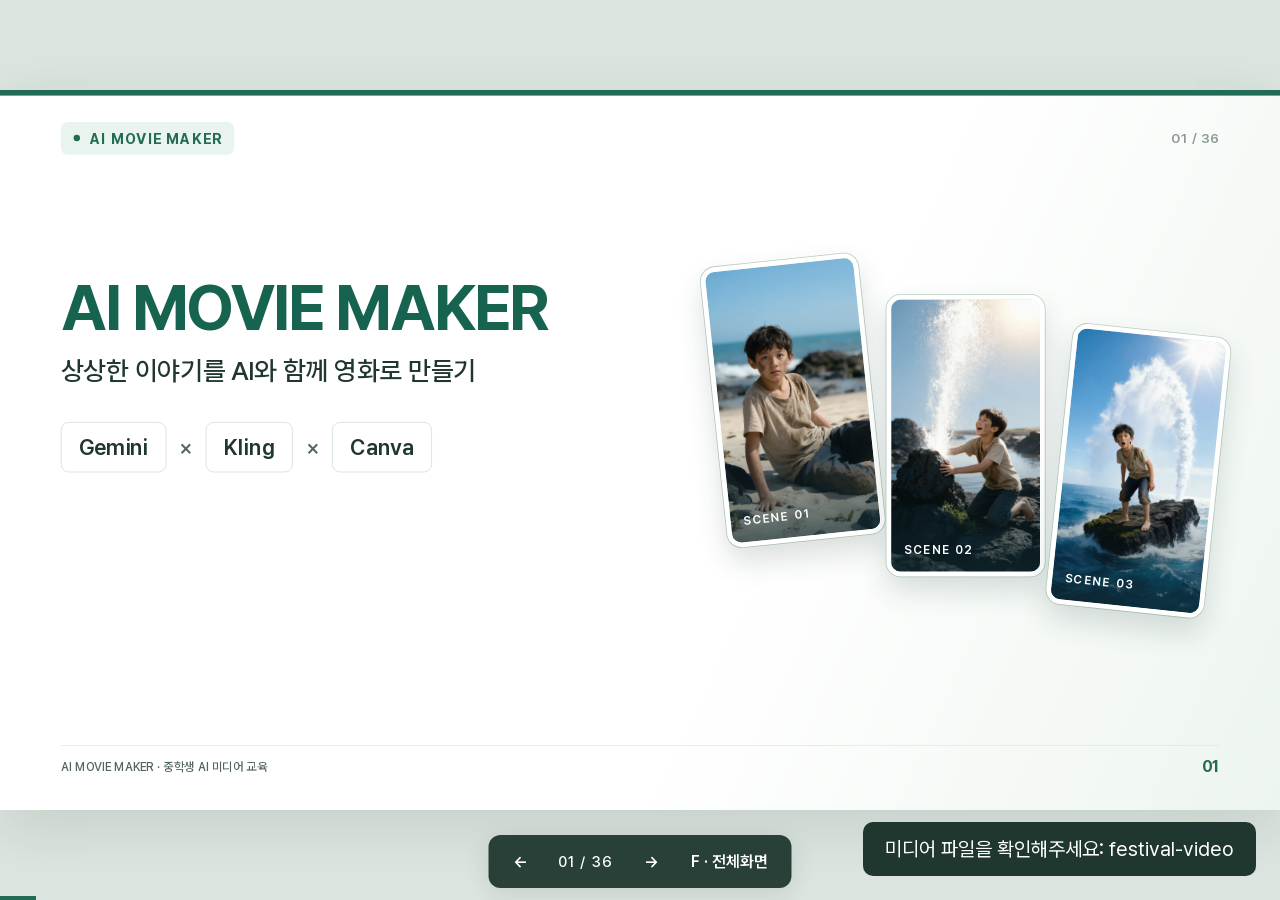
<file: index.html>
<!doctype html>
<html lang="ko">
<head>
  <meta charset="utf-8">
  <meta name="viewport" content="width=device-width, initial-scale=1">
  <title>AI Movie Maker</title>
  <script>location.replace('docs/index.html' + location.search + location.hash);</script>
</head>
<body><a href="docs/index.html">강의자료 열기</a></body>
</html>
</file>
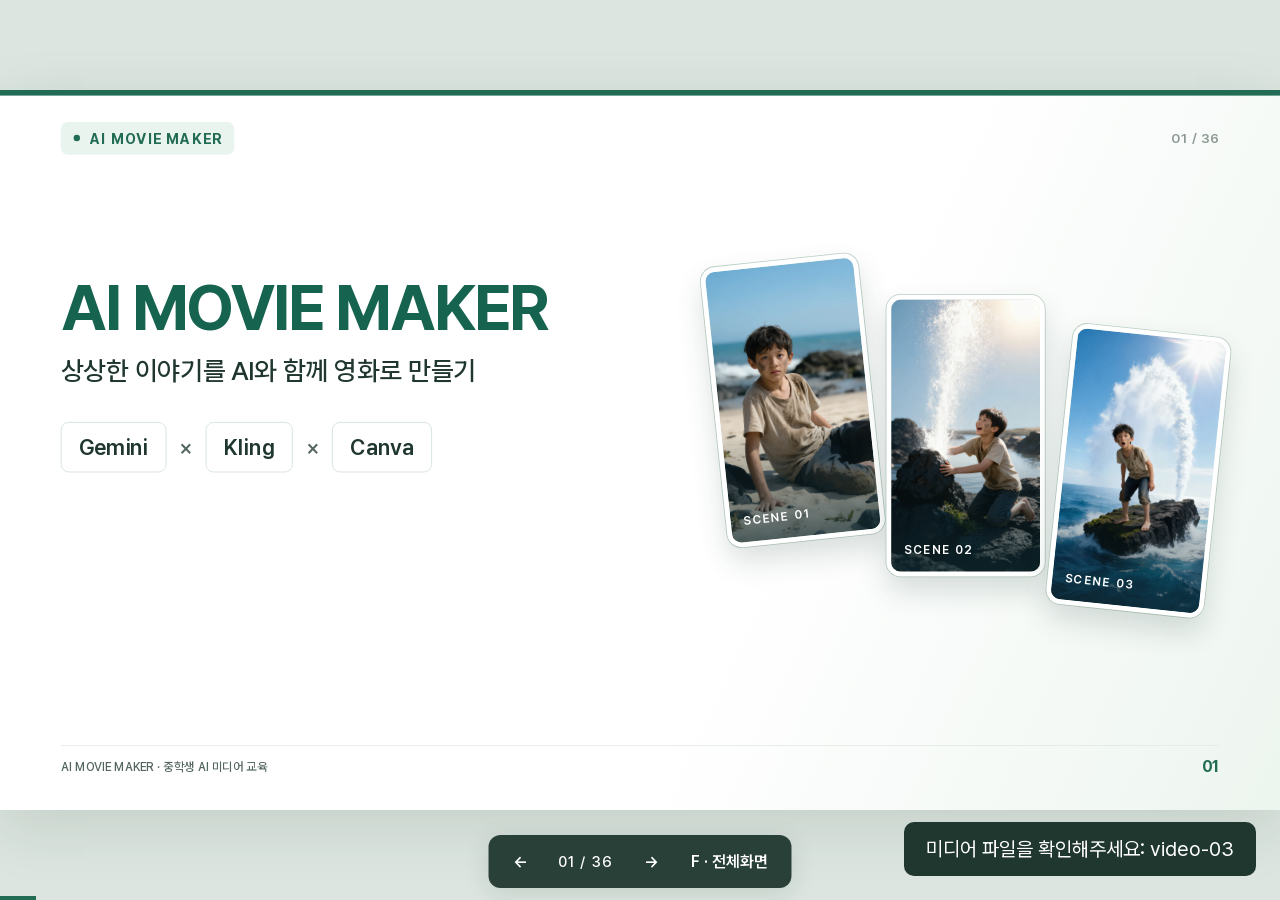
<file: docs/index.html>
<!doctype html><html lang="ko"><head><meta charset="utf-8"><meta name="viewport" content="width=device-width,initial-scale=1"><title>AI Movie Maker · 중학생 AI 미디어 교육</title><link rel="stylesheet" href="assets/slides.css"><link rel="stylesheet" href="assets/layout-refinements.css"></head><body><div class="deck"><section class="slide cover" data-index="1">
      <div class="deco d1"></div><div class="deco d2"></div><div class="deco d3"></div>
      <header><span class="section-pill">AI MOVIE MAKER</span><span class="time">01 / 36</span></header>
      <main>
        <div class="title-block"><h1>AI MOVIE MAKER</h1><h2>상상한 이야기를 AI와 함께 영화로 만들기</h2></div>
        <div class="content"><div class="hero-tools"><span>Gemini</span><b>×</b><span>Kling</span><b>×</b><span>Canva</span></div><div class="film-strip"><i></i><i></i><i></i></div></div>
      </main>
      <footer><span>AI MOVIE MAKER · 중학생 AI 미디어 교육</span><span>01</span></footer>
    </section><section class="slide center" data-index="2">
      <div class="deco d1"></div><div class="deco d2"></div><div class="deco d3"></div>
      <header><span class="section-pill">OPENING</span><span class="time">02 / 36</span></header>
      <main>
        <div class="title-block"><h1>오늘 여러분은</h1><h2>AI 영화감독입니다. 🎬</h2></div>
        <div class="content"><div class="big-goal">2시간 뒤, 나만의 <b>30초 AI MOVIE</b> 완성</div></div>
      </main>
      <footer><span>AI MOVIE MAKER · 중학생 AI 미디어 교육</span><span>02</span></footer>
    </section><section class="slide " data-index="3">
      <div class="deco d1"></div><div class="deco d2"></div><div class="deco d3"></div>
      <header><span class="section-pill">OPENING</span><span class="time">03 / 36</span></header>
      <main>
        <div class="title-block"><h1>먼저 영화 한 편을 볼까요?</h1></div>
        <div class="content"><div class="video-placeholder"><div class="play">▶</div><strong>움직이는 섬</strong><small>30 SEC · 3 SCENES · MADE WITH AI</small></div><div class="question">“이 영화는 누가 만들었을까요?”</div></div>
      </main>
      <footer><span>AI MOVIE MAKER · 중학생 AI 미디어 교육</span><span>03</span></footer>
    </section><section class="slide " data-index="4">
      <div class="deco d1"></div><div class="deco d2"></div><div class="deco d3"></div>
      <header><span class="section-pill">OPENING</span><span class="time">04 / 36</span></header>
      <main>
        <div class="title-block"><h1>HUMAN × AI</h1><h2>사람이 시작하고, AI와 함께 만들고, 사람이 완성한다</h2></div>
        <div class="content"><div class="split"><div class="panel human"><h2>👤 HUMAN</h2><div class="chips"><span>IDEA</span><span>CHOICE</span><span>JUDGMENT</span></div></div><div class="x">×</div><div class="panel ai"><h2>🤖 AI</h2><div class="chips"><span>STORY</span><span>IMAGE</span><span>VIDEO</span></div></div></div><div class="callout">여러분이 감독이고, AI는 제작팀입니다.</div></div>
      </main>
      <footer><span>AI MOVIE MAKER · 중학생 AI 미디어 교육</span><span>04</span></footer>
    </section><section class="slide " data-index="5">
      <div class="deco d1"></div><div class="deco d2"></div><div class="deco d3"></div>
      <header><span class="section-pill">OPENING</span><span class="time">05 / 36</span></header>
      <main>
        <div class="title-block"><h1>TODAY’S ROADMAP</h1><h2>오늘은 이 순서로 한 편의 영화를 만듭니다.</h2></div>
        <div class="content"><div class="roadmap"><div>💭<b>IMAGINE</b></div><em>→</em><div>📝<b>STORY</b></div><em>→</em><div>🖼️<b>IMAGE</b></div><em>→</em><div>🎥<b>VIDEO</b></div><em>→</em><div>✂️<b>EDIT</b></div><em>→</em><div>🎬<b>MOVIE</b></div></div><div class="rule"><span>RULE 01</span><strong>첫 아이디어는 AI가 아니라 내가 만든다.</strong></div></div>
      </main>
      <footer><span>AI MOVIE MAKER · 중학생 AI 미디어 교육</span><span>05</span></footer>
    </section><section class="slide " data-index="6">
      <div class="deco d1"></div><div class="deco d2"></div><div class="deco d3"></div>
      <header><span class="section-pill">IDEA</span><span class="time">06 / 36</span></header>
      <main>
        <div class="title-block"><h1>STEP 01 · CHOOSE YOUR WORLD</h1><h2>어떤 세계에서 이야기가 시작될까?</h2></div>
        <div class="content"><div class="grid3"><div class="card accent-green"><div class="icon">🎮</div><h3>GAME ON</h3><p>게임의 규칙이 현실이 된다면?</p></div><div class="card accent-yellow"><div class="icon">🏫</div><h3>SCHOOL ERROR</h3><p>학교에 말도 안 되는 일이 생겼다!</p></div><div class="card accent-blue"><div class="icon">🌀</div><h3>WHAT IF?</h3><p>말도 안 되는 일이 진짜 일어난다면?</p></div><div class="card accent-pink"><div class="icon">🎤</div><h3>STAR MODE</h3><p>갑자기 내가 스타가 됐다!</p></div><div class="card accent-blue"><div class="icon">🚀</div><h3>FUTURE ME</h3><p>미래의 내가 나를 찾아왔다!</p></div><div class="card accent-yellow"><div class="icon">🔥</div><h3>FREE MODE</h3><p>내 머릿속 이야기가 곧 WORLD!</p></div></div><div class="action">하나를 골라보세요.</div></div>
      </main>
      <footer><span>AI MOVIE MAKER · 중학생 AI 미디어 교육</span><span>06</span></footer>
    </section><section class="slide center" data-index="7">
      <div class="deco d1"></div><div class="deco d2"></div><div class="deco d3"></div>
      <header><span class="section-pill">IDEA</span><span class="time">07 / 36</span></header>
      <main>
        <div class="title-block"><h1>강사의 선택</h1><h2>🌀 WHAT IF?</h2></div>
        <div class="content"><div class="focus-card"><span>WHAT IF?</span><strong>“말도 안 되는 일이 진짜 일어난다면?”</strong></div><div class="demo-tag">🎬 DEMO · 움직이는 섬</div></div>
      </main>
      <footer><span>AI MOVIE MAKER · 중학생 AI 미디어 교육</span><span>07</span></footer>
    </section><section class="slide " data-index="8">
      <div class="deco d1"></div><div class="deco d2"></div><div class="deco d3"></div>
      <header><span class="section-pill">IDEA</span><span class="time">08 / 36</span></header>
      <main>
        <div class="title-block"><h1>STEP 02 · PICK A GENRE</h1><h2>어떤 느낌의 영화로 만들까?</h2></div>
        <div class="content"><div class="genre-grid"><div class="genre"><b>😂</b><span>COMEDY</span></div><div class="genre"><b>😱</b><span>HORROR</span></div><div class="genre"><b>⚡</b><span>ACTION</span></div><div class="genre"><b>🔍</b><span>MYSTERY</span></div><div class="genre"><b>💗</b><span>DRAMA</span></div><div class="genre"><b>🧙</b><span>FANTASY</span></div><div class="genre"><b>🤖</b><span>SCI-FI</span></div><div class="genre"><b>🗺️</b><span>ADVENTURE</span></div><div class="genre"><b>💕</b><span>ROMANCE</span></div></div><div class="demo-tag">움직이는 섬 → 🗺️ ADVENTURE</div></div>
      </main>
      <footer><span>AI MOVIE MAKER · 중학생 AI 미디어 교육</span><span>08</span></footer>
    </section><section class="slide " data-index="9">
      <div class="deco d1"></div><div class="deco d2"></div><div class="deco d3"></div>
      <header><span class="section-pill">IDEA</span><span class="time">09 / 36</span></header>
      <main>
        <div class="title-block"><h1>SAME WORLD, DIFFERENT STORY</h1><h2>GENRE가 달라지면 이야기도 달라집니다.</h2></div>
        <div class="content"><div class="sameworld"><div class="school">🏫<b>SCHOOL ERROR</b></div><div class="branches"><div class="branch pink"><h3>😱 HORROR</h3><p>아무도 없는 교실에서<br>누군가 나를 부른다.</p></div><div class="branch yellow"><h3>😂 COMEDY</h3><p>오늘부터 우리 반 선생님이<br>고양이가 됐다.</p></div></div></div></div>
      </main>
      <footer><span>AI MOVIE MAKER · 중학생 AI 미디어 교육</span><span>09</span></footer>
    </section><section class="slide " data-index="10">
      <div class="deco d1"></div><div class="deco d2"></div><div class="deco d3"></div>
      <header><span class="section-pill">IDEA</span><span class="time">10 / 36</span></header>
      <main>
        <div class="title-block"><h1>STEP 03 · STORY FLOW</h1><h2>이야기는 어떻게 흘러갈까?</h2></div>
        <div class="content"><div class="flow-grid"><div class="flow"><span>🤯</span><b>TWIST</b><small>마지막에 뒤집기</small></div><div class="flow"><span>📈</span><b>ESCALATION</b><small>갈수록 커지기</small></div><div class="flow"><span>🔍</span><b>REVEAL</b><small>비밀 밝혀내기</small></div><div class="flow"><span>🎯</span><b>CHALLENGE</b><small>미션 해결하기</small></div><div class="flow"><span>🏃</span><b>ESCAPE</b><small>위기에서 탈출하기</small></div><div class="flow"><span>🌱</span><b>CHANGE</b><small>경험하고 달라지기</small></div><div class="flow"><span>🔁</span><b>LOOP</b><small>다시 처음으로</small></div></div></div>
      </main>
      <footer><span>AI MOVIE MAKER · 중학생 AI 미디어 교육</span><span>10</span></footer>
    </section><section class="slide " data-index="11">
      <div class="deco d1"></div><div class="deco d2"></div><div class="deco d3"></div>
      <header><span class="section-pill">IDEA</span><span class="time">11 / 36</span></header>
      <main>
        <div class="title-block"><h1>TWIST EXAMPLE</h1><h2>움직이는 섬은 마지막에 의미가 뒤집히는 이야기입니다.</h2></div>
        <div class="content"><div class="threebeats"><div>🏝️<b>무인도에서<br>깨어났다.</b></div><em>→</em><div>💦<b>물을<br>발견했다!</b></div><em>→</em><div class="reveal">🐋<b>사실 거대한<br>고래였다!</b></div></div><div class="demo-tag">STORY FLOW · TWIST</div></div>
      </main>
      <footer><span>AI MOVIE MAKER · 중학생 AI 미디어 교육</span><span>11</span></footer>
    </section><section class="slide " data-index="12">
      <div class="deco d1"></div><div class="deco d2"></div><div class="deco d3"></div>
      <header><span class="section-pill">IDEA</span><span class="time">12 / 36</span></header>
      <main>
        <div class="title-block"><h1>BUILD YOUR IDEA</h1><h2>세 가지 선택을 조합해 봅시다.</h2></div>
        <div class="content"><div class="formula"><div><small>WORLD</small><strong>__________</strong></div><b>+</b><div><small>GENRE</small><strong>__________</strong></div><b>+</b><div><small>STORY FLOW</small><strong>__________</strong></div></div><div class="big-question">무슨 일이 일어나면 재미있을까?</div></div>
      </main>
      <footer><span>AI MOVIE MAKER · 중학생 AI 미디어 교육</span><span>12</span></footer>
    </section><section class="slide " data-index="13">
      <div class="deco d1"></div><div class="deco d2"></div><div class="deco d3"></div>
      <header><span class="section-pill">IDEA</span><span class="time">13 / 36</span></header>
      <main>
        <div class="title-block"><h1>STEP 04 · ONE-LINE IDEA</h1><h2>WHAT IF? × ADVENTURE × TWIST</h2></div>
        <div class="content"><div class="quote">“무인도에서 깨어나 물을 찾아 헤매던 소년이 물줄기를 발견하지만,<br>그곳은 사실 거대한 고래의 등이었다.”</div><div class="rule"><span>RULE 02</span><strong>길게 쓰지 않는다. 한 문장이면 충분하다.</strong></div><div class="action">✏️ 이제 여러분의 한 문장을 써보세요.</div></div>
      </main>
      <footer><span>AI MOVIE MAKER · 중학생 AI 미디어 교육</span><span>13</span></footer>
    </section><section class="slide center" data-index="14">
      <div class="deco d1"></div><div class="deco d2"></div><div class="deco d3"></div>
      <header><span class="section-pill">STORY</span><span class="time">14 / 36</span></header>
      <main>
        <div class="title-block"><h1>이제 AI를 부를 시간입니다. 🤖</h1><h2>내가 만든 아이디어를 3개의 장면으로 발전시킵니다.</h2></div>
        <div class="content"><div class="vertical-flow"><div>💡 <b>MY IDEA</b></div><span>↓</span><div class="gemini">✦ <b>GEMINI</b></div><span>↓</span><div>🎬 <b>3 SCENES</b></div></div></div>
      </main>
      <footer><span>AI MOVIE MAKER · 중학생 AI 미디어 교육</span><span>14</span></footer>
    </section><section class="slide " data-index="15">
      <div class="deco d1"></div><div class="deco d2"></div><div class="deco d3"></div>
      <header><span class="section-pill">STORY</span><span class="time">15 / 36</span></header>
      <main>
        <div class="title-block"><h1>P01 · STORY</h1><h2>바꿀 것은 WORLD / GENRE / STORY FLOW / 한 줄 아이디어 네 곳뿐!</h2></div>
        <div class="content"><div class="prompt-wrap"><div class="prompt-head"><span>AI PROMPT</span><button onclick="copyPrompt(this)">COPY</button></div><pre>나는 30초 정도의 짧은 AI 영화를 만들려고 해.

[나의 설정]
WORLD : {WORLD}
GENRE : {GENRE}
STORY FLOW : {FLOW}
한 줄 아이디어 : {IDEA}

내 아이디어의 핵심은 바꾸지 말고, 30초 영상으로 만들기 좋은 3개의 장면으로 이야기를 발전시켜줘.

[구성]
SCENE 1 : 이야기의 시작
SCENE 2 : 가장 중요한 사건
SCENE 3 : 결말

[조건]
- 각 장면은 약 10초 영상으로 표현할 수 있게 해줘.
- 등장인물은 가능하면 1명으로 유지해줘.
- 장소를 너무 많이 바꾸지 마.
- 한 장면에는 중요한 사건 하나만 넣어줘.
- 추상적인 설명보다 실제 행동과 상황으로 표현해줘.
- 장르와 STORY FLOW가 명확하게 느껴지게 해줘.
- 새로운 설정을 지나치게 추가하지 마.

각 장면은 아래 형식으로 작성해줘.
장면 제목 / 장소 / 등장인물 / 주요 행동 / 장면 내용</pre></div></div>
      </main>
      <footer><span>AI MOVIE MAKER · 중학생 AI 미디어 교육</span><span>15</span></footer>
    </section><section class="slide " data-index="16">
      <div class="deco d1"></div><div class="deco d2"></div><div class="deco d3"></div>
      <header><span class="section-pill">STORY</span><span class="time">16 / 36</span></header>
      <main>
        <div class="title-block"><h1>ONE IDEA → THREE SCENES</h1><h2>AI가 만든 이야기의 큰 흐름을 먼저 봅니다.</h2></div>
        <div class="content"><div class="scene-grid"><div class="scene"><span>🏝️</span><small>SCENE 01</small><h3>낯선 섬</h3><p>깨어난다.</p></div><div class="scene"><span>💦</span><small>SCENE 02</small><h3>물을 찾았다!</h3><p>물을 발견한다.</p></div><div class="scene accent"><span>🐋</span><small>SCENE 03</small><h3>움직이는 섬</h3><p>진실이 드러난다.</p></div></div></div>
      </main>
      <footer><span>AI MOVIE MAKER · 중학생 AI 미디어 교육</span><span>16</span></footer>
    </section><section class="slide " data-index="17">
      <div class="deco d1"></div><div class="deco d2"></div><div class="deco d3"></div>
      <header><span class="section-pill">STORY</span><span class="time">17 / 36</span></header>
      <main>
        <div class="title-block"><h1>AI가 만들었으니까 그대로 써야 할까요?</h1></div>
        <div class="content"><div class="huge-no">NO.</div><div class="check3"><div class="card accent-green"><div class="icon">💡</div><h3>IDEA</h3><p>내 아이디어가 살아 있나?</p></div><div class="card accent-blue"><div class="icon">🎬</div><h3>3 SCENES</h3><p>시작·사건·결말이 있나?</p></div><div class="card accent-yellow"><div class="icon">🛠️</div><h3>MAKEABLE</h3><p>영상 3개로 만들 수 있나?</p></div></div><div class="rule"><span>RULE 03</span><strong>AI의 첫 번째 답이 정답은 아니다.</strong></div></div>
      </main>
      <footer><span>AI MOVIE MAKER · 중학생 AI 미디어 교육</span><span>17</span></footer>
    </section><section class="slide " data-index="18">
      <div class="deco d1"></div><div class="deco d2"></div><div class="deco d3"></div>
      <header><span class="section-pill">STORY</span><span class="time">18 / 36</span></header>
      <main>
        <div class="title-block"><h1>YOU ARE THE DIRECTOR</h1><h2>AI가 제안하고, 내가 확인하고, 내가 결정합니다.</h2></div>
        <div class="content"><div class="roadmap short"><div>🤖<b>AI RESULT</b></div><em>→</em><div>👀<b>CHECK</b></div><em>→</em><div>✏️<b>CHANGE</b></div><em>→</em><div>✅<b>DECIDE</b></div></div><div class="mini-prompt"><b>수정할 때</b><br>“전체 이야기를 새로 만들지는 말고 지금 이야기를 수정해줘. 내가 바꾸고 싶은 부분: {…} 나머지 설정과 핵심은 유지해줘.”</div><div class="rule"><span>RULE 04</span><strong>AI가 만든 문장을 고치는 것도 창작이다.</strong></div></div>
      </main>
      <footer><span>AI MOVIE MAKER · 중학생 AI 미디어 교육</span><span>18</span></footer>
    </section><section class="slide " data-index="19">
      <div class="deco d1"></div><div class="deco d2"></div><div class="deco d3"></div>
      <header><span class="section-pill">IMAGE</span><span class="time">19 / 36</span></header>
      <main>
        <div class="title-block"><h1>STORY ≠ IMAGE</h1><h2>이야기를 ‘보이는 장면’으로 바꿔야 합니다.</h2></div>
        <div class="content"><div class="split"><div class="panel quote-panel"><p>“소년이 무인도에서<br>깨어났다.”</p></div><div class="panel questions"><span>WHO?</span><span>WHERE?</span><span>LOOK?</span><span>CAMERA?</span><span>STYLE?</span></div></div></div>
      </main>
      <footer><span>AI MOVIE MAKER · 중학생 AI 미디어 교육</span><span>19</span></footer>
    </section><section class="slide center" data-index="20">
      <div class="deco d1"></div><div class="deco d2"></div><div class="deco d3"></div>
      <header><span class="section-pill">IMAGE</span><span class="time">20 / 36</span></header>
      <main>
        <div class="title-block"><h1>MEET YOUR ACTOR</h1><h2>먼저 영화의 배우를 정합니다.</h2></div>
        <div class="content"><div class="portrait-placeholder"><div>👦</div><b>REFERENCE IMAGE</b><small>모든 장면에서 같은 캐릭터를 유지하기 위한 기준 이미지</small></div></div>
      </main>
      <footer><span>AI MOVIE MAKER · 중학생 AI 미디어 교육</span><span>20</span></footer>
    </section><section class="slide " data-index="21">
      <div class="deco d1"></div><div class="deco d2"></div><div class="deco d3"></div>
      <header><span class="section-pill">IMAGE</span><span class="time">21 / 36</span></header>
      <main>
        <div class="title-block"><h1>P02 · VISUAL DESIGN · GEMINI</h1><h2>STORY → CHARACTER + IMAGE PROMPTS</h2></div>
        <div class="content"><div class="prompt-wrap"><div class="prompt-head"><span>AI PROMPT</span><button onclick="copyPrompt(this)">COPY</button></div><pre>이제 내가 만든 3장면 이야기를 AI 이미지와 영상으로 제작하려고 해.

[나의 이야기]
SCENE 1 {내용}
SCENE 2 {내용}
SCENE 3 {내용}

먼저 세 장면에서 계속 같은 모습으로 등장할 주인공의 기준 설정을 만들어줘.

[주인공 설정]
- 나이대 / 외형 특징 / 머리 모양과 색상 / 얼굴 특징
- 상의 / 하의 / 신발 / 눈에 띄는 특징 / 전체 이미지 스타일

그다음 아래 4개의 이미지 제작 정보를 만들어줘.
[REFERENCE IMAGE]
[SCENE 1 IMAGE]
[SCENE 2 IMAGE]
[SCENE 3 IMAGE]

각 이미지마다 장소, 등장인물, 자세와 표정, 주요 행동, 배경, 분위기와 조명, 카메라 구도를 정리해줘.
마지막에는 생성형 AI에 바로 입력할 수 있는 한국어 이미지 생성 프롬프트도 작성해줘.

[중요]
- 세 장면에서 주인공의 얼굴, 머리, 의상, 신발, 전체 이미지 스타일을 동일하게 유지해줘.
- 한 장의 이미지에는 가장 중요한 순간 하나만 표현해줘.
- 이후 Image-to-Video로 움직이기 좋은 장면을 선택해줘.
- 모든 이미지는 세로형 9:16에 적합하게 구성해줘.</pre></div></div>
      </main>
      <footer><span>AI MOVIE MAKER · 중학생 AI 미디어 교육</span><span>21</span></footer>
    </section><section class="slide center" data-index="22">
      <div class="deco d1"></div><div class="deco d2"></div><div class="deco d3"></div>
      <header><span class="section-pill">IMAGE</span><span class="time">22 / 36</span></header>
      <main>
        <div class="title-block"><h1>HUMAN CHECK #1</h1><h2>AI가 이렇게 제안했습니다.</h2></div>
        <div class="content"><div class="choice-bad">👟 맨발 <b>또는</b> 한쪽 운동화</div><div class="arrow-down">↓</div><div class="choice-good">🦶 <b>맨발</b></div><div class="callout">A 또는 B가 나오면 하나를 선택한다.</div><div class="tiny-flow">AI가 제안한다 → <b>내가 결정한다.</b></div></div>
      </main>
      <footer><span>AI MOVIE MAKER · 중학생 AI 미디어 교육</span><span>22</span></footer>
    </section><section class="slide " data-index="23">
      <div class="deco d1"></div><div class="deco d2"></div><div class="deco d3"></div>
      <header><span class="section-pill">IMAGE</span><span class="time">23 / 36</span></header>
      <main>
        <div class="title-block"><h1>P03 · REFERENCE IMAGE · KLING</h1><h2>Gemini가 만든 프롬프트를 다시 쓰지 않습니다.</h2></div>
        <div class="content"><div class="roadmap short"><div>📝<b>P02 PROMPT</b></div><em>→</em><div>📋<b>COPY</b></div><em>→</em><div>✨<b>KLING</b></div><em>→</em><div>🖼️<b>GENERATE</b></div></div><div class="checkbar"><span>FACE</span><span>CLOTHES</span><span>STYLE</span></div><div class="keep">KEEP IT! · 이 캐릭터로 결정</div><div class="rule"><span>RULE 05</span><strong>기준 이미지에는 사건을 넣지 않는다.</strong></div></div>
      </main>
      <footer><span>AI MOVIE MAKER · 중학생 AI 미디어 교육</span><span>23</span></footer>
    </section><section class="slide " data-index="24">
      <div class="deco d1"></div><div class="deco d2"></div><div class="deco d3"></div>
      <header><span class="section-pill">IMAGE</span><span class="time">24 / 36</span></header>
      <main>
        <div class="title-block"><h1>ONE ACTOR, THREE SCENES</h1><h2>바꿀 것은 장면, 유지할 것은 캐릭터.</h2></div>
        <div class="content"><div class="actor-tree"><div class="actor">👦<b>REFERENCE</b></div><div class="lines"></div><div class="three"><div>🏝️<b>SCENE 01</b></div><div>💦<b>SCENE 02</b></div><div>❓<b>SCENE 03</b></div></div></div><div class="rule"><span>RULE 06</span><strong>바꿀 것은 장면, 유지할 것은 캐릭터.</strong></div></div>
      </main>
      <footer><span>AI MOVIE MAKER · 중학생 AI 미디어 교육</span><span>24</span></footer>
    </section><section class="slide " data-index="25">
      <div class="deco d1"></div><div class="deco d2"></div><div class="deco d3"></div>
      <header><span class="section-pill">IMAGE</span><span class="time">25 / 36</span></header>
      <main>
        <div class="title-block"><h1>P04 · SCENE IMAGES · KLING</h1><h2>Reference Image + Scene Prompt로 세 장면을 만듭니다.</h2></div>
        <div class="content"><div class="scene-grid"><div class="scene image"><span>🏝️</span><small>SCENE 01</small><h3>낯선 섬</h3><p>REFERENCE + PROMPT 01</p></div><div class="scene image"><span>💦</span><small>SCENE 02</small><h3>물을 찾았다!</h3><p>REFERENCE + PROMPT 02</p></div><div class="scene image"><span>❓</span><small>SCENE 03</small><h3>움직이는 섬</h3><p>REFERENCE + PROMPT 03</p></div></div><div class="action">COPY → PASTE → GENERATE</div></div>
      </main>
      <footer><span>AI MOVIE MAKER · 중학생 AI 미디어 교육</span><span>25</span></footer>
    </section><section class="slide " data-index="26">
      <div class="deco d1"></div><div class="deco d2"></div><div class="deco d3"></div>
      <header><span class="section-pill">IMAGE</span><span class="time">26 / 36</span></header>
      <main>
        <div class="title-block"><h1>KEEP THE SECRET</h1><h2>반전은 정지 이미지가 아니라 영상에서 완성합니다.</h2></div>
        <div class="content"><div class="compare"><div class="wrong"><small>❌ NOT YET</small><div class="whale">🐋</div><b>고래 전체 공개</b></div><div class="right"><small>⭕ NOW</small><div class="whale">💦❓</div><b>흔들리는 표면 + 물줄기</b></div></div><div class="checkbar"><span>CHARACTER</span><span>STORY</span><span>ACTION</span><span>SECRET</span></div></div>
      </main>
      <footer><span>AI MOVIE MAKER · 중학생 AI 미디어 교육</span><span>26</span></footer>
    </section><section class="slide " data-index="27">
      <div class="deco d1"></div><div class="deco d2"></div><div class="deco d3"></div>
      <header><span class="section-pill">VIDEO</span><span class="time">27 / 36</span></header>
      <main>
        <div class="title-block"><h1>IMAGE ≠ VIDEO</h1><h2>영상에서는 “무엇이 어떻게 움직이는가?”가 필요합니다.</h2></div>
        <div class="content"><div class="split"><div class="panel"><h2>🖼️ IMAGE PROMPT</h2><div class="bigline">무엇이 보이는가?</div></div><div class="panel"><h2>🎥 VIDEO PROMPT</h2><div class="bigline">무엇이 어떻게 움직이는가?</div></div></div><div class="motion-formula"><span>CHARACTER ACTION</span><b>+</b><span>ENVIRONMENT MOTION</span><b>+</b><span>CAMERA MOTION</span></div></div>
      </main>
      <footer><span>AI MOVIE MAKER · 중학생 AI 미디어 교육</span><span>27</span></footer>
    </section><section class="slide " data-index="28">
      <div class="deco d1"></div><div class="deco d2"></div><div class="deco d3"></div>
      <header><span class="section-pill">VIDEO</span><span class="time">28 / 36</span></header>
      <main>
        <div class="title-block"><h1>ONE IMPORTANT MOTION</h1><h2>한 장면에서는 하나의 중요한 순간에 집중합니다.</h2></div>
        <div class="content"><div class="threebeats motion"><div>👦<b>소년이<br>일어난다</b></div><em>+</em><div>🌊<b>파도가<br>움직인다</b></div><em>+</em><div>🎥<b>카메라가<br>멀어진다</b></div></div><div class="rule"><span>RULE 07</span><strong>한 장면에 너무 많은 움직임을 넣지 않는다.</strong></div><div class="rule"><span>RULE 08</span><strong>한 장면에는 하나의 중요한 순간만 담는다.</strong></div></div>
      </main>
      <footer><span>AI MOVIE MAKER · 중학생 AI 미디어 교육</span><span>28</span></footer>
    </section><section class="slide " data-index="29">
      <div class="deco d1"></div><div class="deco d2"></div><div class="deco d3"></div>
      <header><span class="section-pill">VIDEO</span><span class="time">29 / 36</span></header>
      <main>
        <div class="title-block"><h1>P05-A · MOTION DESIGN · GEMINI</h1><h2>완성된 이미지는 그대로 두고 움직임만 설계합니다.</h2></div>
        <div class="content"><div class="prompt-wrap"><div class="prompt-head"><span>AI PROMPT</span><button onclick="copyPrompt(this)">COPY</button></div><pre>이제 내가 만든 3개의 장면 이미지를 각각 짧은 AI 영상으로 만들려고 해.

[나의 이야기]
SCENE 1 {내용}
SCENE 2 {내용}
SCENE 3 {내용}

각 장면 이미지는 이미 완성되어 있으므로 이미지의 모습이나 구도를 새로 설명하지 말고, 각 장면에서 어떤 움직임이 일어나야 하는지만 설계해줘.

각 장면마다 다음 세 가지를 작성해줘.
1. CHARACTER ACTION
2. ENVIRONMENT MOTION
3. CAMERA MOTION

[중요]
- 한 장면에는 하나의 핵심 행동을 중심으로 구성해줘.
- 너무 많은 움직임을 동시에 넣지 마.
- 약 10초 영상으로 표현하기 쉽게 만들어줘.
- 갑작스럽거나 과도한 움직임보다 자연스럽고 단순하게.
- 원래 3장면 이야기 흐름을 바꾸지 마.
- 이미지에 없는 새로운 등장인물이나 중요한 사물을 추가하지 마.
- 세 영상을 연결했을 때 하나의 이야기처럼 이어지게 해줘.

마지막에는 각 장면마다 Kling Image-to-Video에 바로 입력할 수 있는 짧고 명확한 한국어 VIDEO PROMPT를 작성해줘.</pre></div></div>
      </main>
      <footer><span>AI MOVIE MAKER · 중학생 AI 미디어 교육</span><span>29</span></footer>
    </section><section class="slide " data-index="30">
      <div class="deco d1"></div><div class="deco d2"></div><div class="deco d3"></div>
      <header><span class="section-pill">VIDEO</span><span class="time">30 / 36</span></header>
      <main>
        <div class="title-block"><h1>HUMAN CHECK #2</h1><h2>AI가 너무 많이 움직이라고 한다면?</h2></div>
        <div class="content"><div class="overload"><div class="mess"><span>비틀거리기</span><span>엎드리기</span><span>바위 잡기</span><span>표면 상승</span><span>물보라</span><span>물기둥</span><span>카메라 이동</span><span>고래 공개</span></div><div class="cut">✂️</div><div class="simple"><small>KEEP THE IMPORTANT PART</small><b>흔들림</b><b>ZOOM OUT</b><b>REVEAL</b></div></div><div class="callout">AI가 너무 많이 제안했다면 가장 중요한 움직임을 남긴다.</div></div>
      </main>
      <footer><span>AI MOVIE MAKER · 중학생 AI 미디어 교육</span><span>30</span></footer>
    </section><section class="slide " data-index="31">
      <div class="deco d1"></div><div class="deco d2"></div><div class="deco d3"></div>
      <header><span class="section-pill">VIDEO</span><span class="time">31 / 36</span></header>
      <main>
        <div class="title-block"><h1>P05-B · VIDEO · KLING</h1><h2>카메라의 움직임도 이야기의 일부입니다.</h2></div>
        <div class="content"><div class="generation-guide">Kling에 <strong>각 장면 이미지</strong>를 업로드하고, 해당 <strong>VIDEO PROMPT</strong>를 입력해 생성하세요.</div><div class="scene-grid"><div class="scene"><small>SCENE 01</small><h3>ZOOM IN</h3><p>“여기가 어디지?”</p></div><div class="scene"><small>SCENE 02</small><h3>STAY</h3><p>“물이다!”</p></div><div class="scene accent"><small>SCENE 03</small><h3>ZOOM OUT</h3><p>“섬이 아니었어!”</p></div></div><div class="transform"><span class="bad">❌ ISLAND → MORPH → WHALE</span><span class="good">⭕ ISLAND? → ZOOM OUT → WHALE!</span></div></div>
      </main>
      <footer><span>AI MOVIE MAKER · 중학생 AI 미디어 교육</span><span>31</span></footer>
    </section><section class="slide " data-index="32">
      <div class="deco d1"></div><div class="deco d2"></div><div class="deco d3"></div>
      <header><span class="section-pill">EDIT</span><span class="time">32 / 36</span></header>
      <main>
        <div class="title-block"><h1>THREE VIDEOS → ONE MOVIE</h1><h2>CANVA · CONNECT</h2></div>
        <div class="content"><div class="timeline"><div>🏝️<small>VIDEO 01</small></div><b>→</b><div>💦<small>VIDEO 02</small></div><b>→</b><div>🐋<small>VIDEO 03</small></div></div><div class="roadmap short"><div>⬆️<b>UPLOAD</b></div><em>→</em><div>↔️<b>ORDER</b></div><em>→</em><div>▶️<b>PLAY</b></div></div><div class="rule"><span>RULE 09</span><strong>효과보다 이야기가 먼저다.</strong></div></div>
      </main>
      <footer><span>AI MOVIE MAKER · 중학생 AI 미디어 교육</span><span>32</span></footer>
    </section><section class="slide " data-index="33">
      <div class="deco d1"></div><div class="deco d2"></div><div class="deco d3"></div>
      <header><span class="section-pill">EDIT</span><span class="time">33 / 36</span></header>
      <main>
        <div class="title-block"><h1>MAKE IT YOUR MOVIE</h1><h2>이제 작품의 마지막 10%를 완성합니다.</h2></div>
        <div class="content"><div class="grid4"><div class="finish-card"><b>01</b><h3>TITLE</h3><p>영화 제목</p></div><div class="finish-card"><b>02</b><h3>CAPTION</h3><p>짧은 대사</p></div><div class="finish-card"><b>03</b><h3>MUSIC</h3><p>BGM / SOUND</p></div><div class="finish-card"><b>04</b><h3>FINAL CHECK</h3><p>처음부터 재생</p></div></div><div class="caption-demo">움직이는 섬 · “여긴… 어디지?” · “물이다!” · “잠깐… 섬이 움직여!”</div><div class="rule"><span>RULE 10</span><strong>자막은 설명서가 아니다.</strong></div></div>
      </main>
      <footer><span>AI MOVIE MAKER · 중학생 AI 미디어 교육</span><span>33</span></footer>
    </section><section class="slide " data-index="34">
      <div class="deco d1"></div><div class="deco d2"></div><div class="deco d3"></div>
      <header><span class="section-pill">EDIT</span><span class="time">34 / 36</span></header>
      <main>
        <div class="title-block"><h1>STOP MAKING. START FINISHING.</h1><h2>이제 다시 만들지 말고 완성하세요. 🎬</h2></div>
        <div class="content"><div class="finalcheck"><label>☐ 이야기가 이해된다</label><label>☐ 3장면이 연결된다</label><label>☐ 같은 주인공처럼 보인다</label><label>☐ 제목이 있다</label><label>☐ 자막이 너무 많지 않다</label><label>☐ 마지막까지 재생된다</label></div><div class="rule"><span>RULE 11</span><strong>지금부터는 다시 만들기보다 완성하기.</strong></div></div>
      </main>
      <footer><span>AI MOVIE MAKER · 중학생 AI 미디어 교육</span><span>34</span></footer>
    </section><section class="slide center" data-index="35">
      <div class="deco d1"></div><div class="deco d2"></div><div class="deco d3"></div>
      <header><span class="section-pill">FESTIVAL</span><span class="time">35 / 36</span></header>
      <main>
        <div class="title-block"><h1>🎬 AI MINI FILM FESTIVAL</h1><h2>LET’S WATCH YOUR MOVIES!</h2></div>
        <div class="content"><div class="festival"><div class="spot">★</div><div class="question">“이 영화에서 가장 재미있었던 아이디어는?”</div><small>점수보다 아이디어와 선택을 이야기합니다.</small></div></div>
      </main>
      <footer><span>AI MOVIE MAKER · 중학생 AI 미디어 교육</span><span>35</span></footer>
    </section><section class="slide ending" data-index="36">
      <div class="deco d1"></div><div class="deco d2"></div><div class="deco d3"></div>
      <header><span class="section-pill">FINISH</span><span class="time">36 / 36</span></header>
      <main>
        <div class="title-block"><h1>YOU MADE A MOVIE. 🎬</h1><h2>DIRECTED BY YOU</h2></div>
        <div class="content"><div class="ending-flow"><div><span>💭</span><b>IMAGINE</b><small>상상하고</small></div><em>↓</em><div><span>📝</span><b>PLAN</b><small>이야기를 만들고</small></div><em>↓</em><div><span>✨</span><b>CREATE WITH AI</b><small>AI와 함께 만들고</small></div><em>↓</em><div><span>👀</span><b>CHOOSE</b><small>내가 판단하고</small></div><em>↓</em><div><span>🎬</span><b>FINISH</b><small>내가 완성했다</small></div></div><div class="final-message">AI에게 맡기지 말고,<br><strong>AI와 함께 만들어라.</strong></div></div>
      </main>
      <footer><span>AI MOVIE MAKER · 중학생 AI 미디어 교육</span><span>36</span></footer>
    </section></div><div class="toolbar"><button onclick="prev()">←</button><span class="count"></span><button onclick="next()">→</button><button onclick="fullscreen()">F · 전체화면</button></div><div class="progress"></div><div class="toast">프롬프트를 복사했습니다.</div><script src="assets/media-config.js"></script><script src="assets/slides.js"></script><script src="assets/actual-prompts.js"></script><script src="assets/actual-prompt-viewer.js"></script></body></html>
</file>
<file: docs/assets/slides.css>
@font-face {
  font-family: Pretendard;
  src: url("fonts/PretendardVariable.woff2") format("woff2");
  font-weight: 100 900;
  font-display: swap;
}
:root {
  --green: #19836a;
  --deep: #16634f;
  --light: #eaf4ef;
  --yellow: #efb94f;
  --blue: #31749f;
  --pink: #b8566c;
  --cream: #fff6e4;
  --white: #fff;
  --ink: #203730;
  --muted: #53665e;
  --line: #d1dfd7;
  --stage: #19836a;
  --stage-soft: #eaf4ef;
}
* {
  box-sizing: border-box;
}
html,
body {
  margin: 0;
  width: 100%;
  height: 100%;
  overflow: hidden;
  background: #dce5df;
  color: var(--ink);
  font-family: Pretendard, "Malgun Gothic", sans-serif;
}
body {
  display: flex;
  align-items: center;
  justify-content: center;
}
.deck {
  position: relative;
  flex-shrink: 0;
  width: 1600px;
  height: 900px;
  transform-origin: center;
  background: white;
  overflow: hidden;
  box-shadow: 0 20px 70px #20373020;
}
.slide {
  display: none;
  position: absolute;
  inset: 0;
  padding: 36px 76px 26px;
  background: #fff;
}
.slide.active {
  display: block;
}
.slide:before {
  content: "";
  position: absolute;
  top: 0;
  left: 0;
  width: 100%;
  height: 7px;
  background: var(--stage);
}
.deco {
  display: none;
}
.slide header,
.slide footer {
  position: relative;
  display: flex;
  align-items: center;
  justify-content: space-between;
}
.slide header {
  height: 48px;
}
.section-pill {
  display: inline-flex;
  align-items: center;
  gap: 12px;
  padding: 10px 16px;
  background: var(--stage-soft);
  border-radius: 9px;
  color: var(--stage);
  font-size: 18px;
  font-weight: 700;
  letter-spacing: 0.08em;
}
.section-pill:before {
  content: "";
  width: 8px;
  height: 8px;
  border-radius: 50%;
  background: var(--stage);
}
.time {
  font-size: 17px;
  font-weight: 600;
  letter-spacing: 0.05em;
  color: var(--muted);
}
.slide main {
  position: relative;
  height: 735px;
  padding: 22px 0 0;
}
.title-block h1 {
  margin: 0;
  font-size: 50px;
  line-height: 1.14;
  letter-spacing: -0.035em;
  font-weight: 700;
}
.title-block h2 {
  margin: 14px 0 0;
  font-size: 27px;
  line-height: 1.32;
  color: var(--muted);
  font-weight: 500;
  letter-spacing: -0.02em;
}
.content {
  margin-top: 30px;
  height: 575px;
  display: flex;
  flex-direction: column;
  justify-content: center;
  gap: 0;
}
.slide footer {
  height: 40px;
  padding-top: 12px;
  border-top: 1px solid #e3eae5;
  color: var(--muted);
  font-size: 15px;
  font-weight: 500;
}
.slide footer > span:last-child {
  font-size: 20px;
  color: var(--stage);
  font-weight: 700;
}
.slide header .time {
  opacity: 0.65;
}
.card {
  border: 1.5px solid var(--line);
  border-radius: 16px;
  padding: 26px;
  background: #fff;
  min-height: 190px;
}
.card .icon {
  display: block;
  width: 40px;
  height: 40px;
  color: var(--stage);
}
.card h3 {
  font-size: 27px;
  margin: 18px 0 10px;
  font-weight: 700;
}
.card p {
  font-size: 23px;
  line-height: 1.4;
  margin: 0;
  color: var(--muted);
  font-weight: 500;
}
.accent-green,
.accent-yellow,
.accent-blue,
.accent-pink {
  border-top: 5px solid var(--green);
}
.accent-yellow {
  border-top-color: var(--yellow);
}
.accent-blue {
  border-top-color: var(--blue);
}
.accent-pink {
  border-top-color: var(--pink);
}
.grid3 {
  display: grid;
  grid-template-columns: repeat(3, minmax(0, 1fr));
  gap: 18px;
}
.grid3 .card {
  min-height: 208px;
}
.action {
  margin-top: 24px;
  text-align: center;
  background: var(--cream);
  border-radius: 12px;
  padding: 17px 24px;
  font-size: 25px;
  font-weight: 700;
}
.rule {
  margin-top: 24px;
  background: #edf4f0;
  border-left: 5px solid var(--stage);
  border-radius: 0 12px 12px 0;
  padding: 18px 24px;
  display: flex;
  gap: 22px;
  align-items: center;
  font-size: 24px;
  color: var(--ink);
}
.rule span {
  flex-shrink: 0;
  color: var(--stage);
  font-size: 18px;
  font-weight: 700;
  letter-spacing: 0.08em;
}
.rule strong {
  font-size: 25px;
  font-weight: 700;
}
.center .title-block {
  text-align: center;
}
.center main {
  padding-top: 45px;
}
.center .content {
  height: 520px;
  align-items: center;
  justify-content: center;
  margin-top: 20px;
}
.callout {
  text-align: center;
  margin-top: 24px;
  font-size: 28px;
  line-height: 1.4;
  font-weight: 700;
  color: var(--stage);
}
.demo-tag {
  align-self: center;
  display: inline-block;
  margin-top: 22px;
  background: var(--cream);
  padding: 12px 22px;
  border-radius: 10px;
  font-size: 20px;
  font-weight: 600;
}
.big-goal {
  font-size: 44px;
  line-height: 1.4;
  background: var(--cream);
  padding: 46px 58px;
  border-radius: 20px;
  border: 1px solid #ead49f;
}
.big-goal b {
  display: inline-block;
  color: var(--deep);
  font-size: 56px;
}
.focus-card {
  background: var(--light);
  border: 1.5px solid #b7d6c7;
  padding: 44px 60px;
  border-radius: 20px;
  text-align: center;
}
.focus-card span {
  display: block;
  color: var(--deep);
  font-size: 59px;
  font-weight: 700;
}
.focus-card strong {
  display: block;
  margin-top: 20px;
  font-size: 32px;
  font-weight: 600;
}
.cover {
  background: linear-gradient(115deg, #fff 60%, #edf5ef);
}
.cover main {
  padding-top: 145px;
}
.cover .title-block {
  width: 750px;
}
.cover .title-block h1 {
  font-size: 80px;
  line-height: 1.07;
  color: var(--deep);
}
.cover .title-block h2 {
  font-size: 33px;
  line-height: 1.4;
  color: var(--ink);
  width: 700px;
}
.cover .content {
  display: block;
  margin-top: 0;
  height: 330px;
}
.hero-tools {
  display: flex;
  align-items: center;
  gap: 16px;
  margin-top: 40px;
  font-size: 27px;
  font-weight: 600;
}
.hero-tools span {
  border: 1.5px solid var(--line);
  border-radius: 10px;
  background: white;
  padding: 14px 22px;
}
.hero-tools > b {
  color: var(--muted);
  font-weight: 500;
}
.film-strip {
  position: absolute;
  right: 0;
  top: 130px;
  width: 565px;
  display: flex;
  align-items: center;
  gap: 14px;
}
.film-strip .media-slot {
  width: 178px;
  height: 316px;
  border-radius: 14px;
}
.film-strip .media-slot:nth-child(2) {
  transform: translateY(38px);
}
.film-strip .media-slot:nth-child(3) {
  transform: translateY(76px);
}
.media-slot {
  position: relative;
  display: flex;
  flex-direction: column;
  align-items: center;
  justify-content: center;
  gap: 10px;
  min-width: 0;
  border: 1.5px dashed #9db6a8;
  border-radius: 14px;
  background: linear-gradient(145deg, #eef4ef, #f7faf7);
  color: #496c5c;
  text-align: center;
  overflow: hidden;
}
.media-slot svg {
  width: 42px;
  height: 42px;
  stroke: currentColor;
  fill: none;
  stroke-width: 1.6;
}
.media-slot .slot-label {
  font-size: 19px;
  font-weight: 600;
  letter-spacing: -0.02em;
}
.media-slot .slot-ratio {
  font-size: 15px;
  color: #5c7267;
  letter-spacing: 0.07em;
}
.media-slot .slot-id {
  position: absolute;
  left: 12px;
  top: 12px;
  font-size: 12px;
  font-weight: 600;
  letter-spacing: 0.08em;
  color: #658174;
}
.media-slot img,
.media-slot video {
  display: block;
  width: 100%;
  height: 100%;
  object-fit: cover;
}
.media-slot.has-media {
  border-style: solid;
}
.media-slot.has-media .slot-label,
.media-slot.has-media .slot-ratio,
.media-slot.has-media .slot-id,
.media-slot.has-media > svg {
  display: none;
}
.video-placeholder {
  height: 438px;
  width: 100%;
  display: grid;
  grid-template-columns: 350px 1fr;
  gap: 54px;
  align-items: center;
  background: #f5f8f5;
  border: 1px solid var(--line);
  border-radius: 20px;
  padding: 24px 60px;
}
.video-placeholder > .media-slot {
  height: 388px;
  width: 219px;
  justify-self: center;
}
.video-copy strong {
  display: block;
  font-size: 52px;
  line-height: 1.2;
  color: var(--ink);
}
.video-copy small {
  display: block;
  font-size: 21px;
  letter-spacing: 0.08em;
  margin-top: 18px;
  font-weight: 600;
  color: var(--muted);
}
.video-copy .media-note {
  display: block;
  font-size: 22px;
  margin-top: 35px;
  color: var(--muted);
  font-weight: 400;
  line-height: 1.5;
}
.question {
  text-align: center;
  font-size: 31px;
  line-height: 1.4;
  font-weight: 700;
  margin-top: 28px;
}
.split {
  display: grid;
  grid-template-columns: minmax(0, 1fr) 65px minmax(0, 1fr);
  gap: 20px;
  align-items: stretch;
}
.split.two-panel {
  grid-template-columns: repeat(2, minmax(0, 1fr));
}
.panel {
  border: 1.5px solid var(--line);
  background: #f5f8f5;
  border-radius: 18px;
  padding: 35px;
  min-width: 0;
}
.panel h2 {
  font-size: 32px;
  margin: 0 0 30px;
  line-height: 1.25;
  font-weight: 700;
}
.human {
  background: #edf6f0;
}
.ai {
  background: #edf4fa;
}
.x {
  display: grid;
  place-items: center;
  font-size: 46px;
  font-weight: 500;
  color: var(--muted);
}
.chips {
  display: flex;
  gap: 12px;
  flex-wrap: wrap;
}
.chips span {
  padding: 19px 20px;
  border-radius: 10px;
  background: #fff;
  border: 1px solid var(--line);
  font-size: 23px;
  font-weight: 600;
}
.roadmap {
  display: flex;
  justify-content: center;
  align-items: center;
  gap: 16px;
  margin-top: 0;
}
.roadmap div {
  width: 184px;
  min-width: 0;
  border: 1.5px solid var(--line);
  border-radius: 16px;
  padding: 30px 12px;
  text-align: center;
  background: white;
  font-size: 38px;
  position: relative;
}
.roadmap div b {
  display: block;
  margin-top: 18px;
  font-size: 23px;
  font-weight: 700;
}
.roadmap em {
  font-size: 30px;
  font-style: normal;
  color: var(--stage);
  font-weight: 600;
}
.roadmap.short {
  margin-top: 0;
}
.roadmap.short div {
  width: 220px;
}
.roadmap div:before {
  content: attr(data-step);
  display: block;
  position: absolute;
  top: 12px;
  left: 14px;
  color: var(--muted);
  font-size: 14px;
  font-weight: 600;
}
.genre-grid {
  display: grid;
  grid-template-columns: repeat(3, minmax(0, 1fr));
  gap: 20px;
}
.genre {
  display: flex;
  align-items: center;
  gap: 24px;
  padding: 28px;
  background: #fff;
  border: 1.5px solid var(--line);
  border-radius: 14px;
  min-height: 115px;
}
.genre > b {
  display: block;
  width: 38px;
  color: var(--stage);
}
.genre span {
  font-size: 27px;
  font-weight: 700;
}
.selectable {
  cursor: pointer;
  transition:
    background 0.15s,
    border-color 0.15s,
    box-shadow 0.15s;
}
.selectable:hover {
  background: #f4f9f6;
  border-color: var(--stage);
}
.selectable.selected {
  background: var(--stage-soft);
  border-color: var(--stage);
  box-shadow: inset 0 0 0 1.5px var(--stage);
}
.selectable:focus-visible,
button:focus-visible,
a:focus-visible,
input:focus-visible {
  outline: 3px solid #2c79b9;
  outline-offset: 4px;
}
.sameworld {
  display: grid;
  grid-template-columns: 300px 84px minmax(0, 1fr);
  gap: 20px;
  height: 420px;
}
.school {
  display: flex;
  flex-direction: column;
  align-items: center;
  justify-content: center;
  background: var(--light);
  border-radius: 18px;
  font-size: 70px;
}
.school b {
  font-size: 28px;
  margin-top: 20px;
}
.branch-link {
  position: relative;
  color: var(--stage);
}
.branch-link:before {
  content: "";
  position: absolute;
  top: 25%;
  bottom: 25%;
  left: 50%;
  width: 2px;
  background: currentColor;
}
.branch-link:after {
  content: "";
  position: absolute;
  left: 0;
  right: 50%;
  top: 50%;
  height: 2px;
  background: currentColor;
}
.branch-link i {
  position: absolute;
  left: 50%;
  right: 0;
  height: 2px;
  background: currentColor;
}
.branch-link i:first-child {
  top: 25%;
}
.branch-link i:last-child {
  top: 75%;
}
.branch-link i:after {
  content: "→";
  position: absolute;
  right: -3px;
  top: -16px;
  font-size: 26px;
}
.branches {
  display: grid;
  grid-template-columns: repeat(2, minmax(0, 1fr));
  gap: 20px;
}
.branch {
  padding: 30px;
  display: flex;
  flex-direction: column;
  justify-content: center;
  border-radius: 18px;
}
.branch.pink {
  background: #faedf0;
}
.branch.yellow {
  background: #fff5de;
}
.branch h3 {
  margin: 0 0 28px;
  font-size: 30px;
}
.branch p {
  font-size: 27px;
  line-height: 1.55;
  font-weight: 500;
  margin: 0;
}
.flow-grid {
  display: grid;
  grid-template-columns: repeat(8, minmax(0, 1fr));
  gap: 22px;
}
.flow {
  grid-column: span 2;
  min-height: 207px;
  border: 1.5px solid var(--line);
  border-radius: 16px;
  padding: 26px;
}
.flow:nth-child(5) {
  grid-column: 2 / span 2;
}
.flow span {
  font-size: 32px;
  display: block;
  width: 40px;
  height: 40px;
  color: var(--stage);
}
.flow b {
  display: block;
  font-size: 26px;
  margin-top: 24px;
  font-weight: 700;
}
.flow small {
  display: block;
  color: var(--muted);
  font-size: 23px;
  margin-top: 12px;
}
.threebeats {
  display: flex;
  align-items: center;
  justify-content: center;
  gap: 24px;
  margin: 0;
}
.threebeats > div {
  width: 350px;
  min-height: 250px;
  border: 1.5px solid var(--line);
  border-radius: 18px;
  display: flex;
  flex-direction: column;
  align-items: center;
  justify-content: center;
  padding: 26px;
  font-size: 54px;
  background: #fff;
}
.threebeats b {
  display: block;
  font-size: 27px;
  line-height: 1.35;
  margin-top: 20px;
  text-align: center;
  font-weight: 600;
}
.threebeats em {
  font-style: normal;
  color: var(--stage);
  font-size: 37px;
}
.threebeats .reveal {
  background: #edf4fa;
  border-color: #bdd1df;
}
.threebeats .media-slot {
  width: 142px;
  height: 253px;
}
.threebeats.has-slots > div {
  min-height: 360px;
  padding: 18px;
}
.formula {
  display: flex;
  align-items: center;
  justify-content: center;
  gap: 24px;
  margin: 0;
}
.formula div {
  width: 345px;
  padding: 42px 30px;
  background: #fff;
  border: 1.5px solid var(--line);
  border-radius: 18px;
  text-align: center;
}
.formula small {
  font-size: 22px;
  font-weight: 700;
  color: var(--stage);
  letter-spacing: 0.07em;
}
.formula strong {
  display: block;
  font-size: 37px;
  margin-top: 30px;
}
.formula > b {
  font-size: 40px;
  color: var(--stage);
}
.big-question {
  font-size: 37px;
  text-align: center;
  margin-top: 44px;
  font-weight: 700;
}
.quote {
  font-size: 34px;
  line-height: 1.65;
  font-weight: 600;
  text-align: center;
  padding: 48px 36px;
  background: var(--cream);
  border-radius: 18px;
  border: 1px solid #ebd7a7;
}
.vertical-flow {
  display: flex;
  flex-direction: column;
  align-items: center;
  gap: 12px;
}
.vertical-flow div {
  width: 460px;
  padding: 25px 35px;
  background: #fff;
  border: 1.5px solid var(--line);
  border-radius: 14px;
  font-size: 30px;
}
.vertical-flow span {
  font-size: 30px;
  color: var(--stage);
}
.vertical-flow .gemini {
  background: #edf4fa;
}
.prompt-wrap {
  height: 566px;
  border: 1.5px solid var(--line);
  border-radius: 16px;
  overflow: hidden;
  background: #fafcf9;
  display: flex;
  flex-direction: column;
  box-shadow: 0 8px 30px #20373008;
}
.prompt-head {
  height: 58px;
  flex-shrink: 0;
  background: #203730;
  color: white;
  display: flex;
  align-items: center;
  justify-content: space-between;
  padding: 0 22px;
  font-size: 18px;
  font-weight: 600;
  letter-spacing: 0.08em;
}
.prompt-actions {
  display: flex;
  gap: 12px;
}
.prompt-head button,
.prompt-dialog button {
  font:
    600 18px Pretendard,
    sans-serif;
  border: 0;
  border-radius: 8px;
  padding: 9px 18px;
  background: #f2c55b;
  color: #203730;
  cursor: pointer;
}
.prompt-head .expand-button {
  background: #fff;
  color: #203730;
}
.prompt-wrap pre {
  margin: 0;
  padding: 24px 30px;
  font:
    500 26px/1.6 Pretendard,
    sans-serif;
  white-space: pre-wrap;
  color: #203730;
  overflow: auto;
  min-height: 0;
  flex: 1;
  overscroll-behavior: contain;
}
.prompt-tabs {
  height: 56px;
  flex-shrink: 0;
  display: flex;
  align-items: center;
  gap: 8px;
  background: #eff4ef;
  border-bottom: 1px solid var(--line);
  padding: 8px 18px;
}
.prompt-tabs button {
  font:
    600 18px Pretendard,
    sans-serif;
  background: transparent;
  border: 0;
  color: var(--muted);
  cursor: pointer;
  border-radius: 8px;
  padding: 8px 16px;
}
.prompt-tabs button[aria-selected="true"] {
  background: #fff;
  color: var(--stage);
  box-shadow: 0 1px 4px #20373010;
}
.prompt-tabs .tab-count {
  margin-left: auto;
  font-size: 17px;
  color: var(--muted);
}
.prompt-status {
  height: 35px;
  flex-shrink: 0;
  padding: 7px 24px;
  border-top: 1px solid var(--line);
  font-size: 16px;
  color: var(--muted);
  background: #eff4ef;
}
.prompt-wrap mark,
.prompt-dialog mark {
  background: #fff0bc;
  border-radius: 4px;
  padding: 1px 5px;
  color: #6d4c08;
  font-weight: 700;
}
.prompt-dialog {
  width: 1180px;
  max-width: none;
  height: 740px;
  max-height: none;
  border: 1px solid var(--line);
  border-radius: 18px;
  padding: 0;
  background: #fff;
  color: var(--ink);
  box-shadow: 0 20px 100px #0005;
}
.prompt-dialog::backdrop {
  background: #102b23b3;
}
.prompt-dialog header {
  display: flex;
  align-items: center;
  justify-content: space-between;
  background: #203730;
  color: white;
  padding: 18px 28px;
  font-size: 24px;
}
.prompt-dialog pre {
  margin: 0;
  padding: 30px 40px;
  height: calc(100% - 78px);
  overflow: auto;
  white-space: pre-wrap;
  font:
    500 26px/1.65 Pretendard,
    sans-serif;
  overscroll-behavior: contain;
}
.prompt-dialog .dialog-actions {
  display: flex;
  gap: 12px;
}
.scene-grid {
  display: grid;
  grid-template-columns: repeat(3, minmax(0, 1fr));
  gap: 24px;
  margin: 0;
}
.scene {
  padding: 24px;
  text-align: center;
  border: 1.5px solid var(--line);
  border-radius: 18px;
  background: #fff;
  min-height: 315px;
}
.scene > span {
  font-size: 50px;
  display: block;
  color: var(--stage);
}
.scene small {
  display: block;
  margin-top: 15px;
  font-size: 19px;
  letter-spacing: 0.09em;
  color: var(--stage);
  font-weight: 700;
}
.scene h3 {
  font-size: 29px;
  margin: 12px 0;
  font-weight: 700;
}
.scene p {
  font-size: 23px;
  margin: 8px 0 0;
  line-height: 1.4;
  color: var(--muted);
  font-weight: 500;
}
.scene.accent {
  background: #edf4fa;
  border-color: #b9d3e3;
}
.scene .media-slot {
  width: 155px;
  height: 276px;
  margin: 0 auto;
}
.scene.image,
.scene.with-media {
  padding: 18px 22px;
}
.scene.with-media {
  min-height: 438px;
}
.huge-no {
  font-size: 91px;
  font-weight: 700;
  line-height: 1;
  margin: 0 0 30px;
  color: #ab3c53;
  text-align: center;
}
.check3 {
  display: grid;
  grid-template-columns: repeat(3, minmax(0, 1fr));
  gap: 22px;
}
.mini-prompt {
  margin: 28px 0 0;
  padding: 24px 32px;
  border: 1.5px solid var(--line);
  border-radius: 14px;
  background: #f5f8f3;
  font-size: 25px;
  line-height: 1.5;
}
.quote-panel {
  display: grid;
  place-items: center;
  min-height: 325px;
}
.quote-panel p {
  font-size: 40px;
  line-height: 1.5;
  text-align: center;
  font-weight: 600;
  margin: 0;
}
.questions {
  display: grid;
  grid-template-columns: repeat(2, minmax(0, 1fr));
  gap: 18px;
  align-content: center;
}
.questions span {
  display: grid;
  place-items: center;
  border: 1px solid var(--line);
  border-radius: 12px;
  background: white;
  font-size: 27px;
  min-height: 74px;
  font-weight: 600;
}
.questions span:last-child {
  grid-column: 1/-1;
}
.portrait-placeholder {
  display: flex;
  flex-direction: column;
  align-items: center;
  gap: 14px;
}
.portrait-placeholder > .media-slot {
  width: 225px;
  height: 400px;
}
.portrait-placeholder > b {
  font-size: 26px;
  font-weight: 700;
}
.portrait-placeholder small {
  font-size: 23px;
  line-height: 1.4;
  color: var(--muted);
  text-align: center;
  max-width: 740px;
}
.choice-bad {
  font-size: 34px;
  background: #faedf0;
  padding: 25px 42px;
  border-radius: 14px;
}
.arrow-down {
  font-size: 34px;
  color: var(--stage);
  margin: 14px;
}
.choice-good {
  font-size: 53px;
  background: #eaf4ef;
  padding: 28px 80px;
  border-radius: 18px;
  color: var(--deep);
}
.tiny-flow {
  margin-top: 18px;
  color: var(--muted);
  font-size: 25px;
}
.checkbar {
  display: flex;
  gap: 16px;
  justify-content: center;
  margin-top: 24px;
}
.checkbar span {
  padding: 13px 20px;
  border: 1px solid var(--line);
  border-radius: 9px;
  color: var(--stage);
  background: var(--stage-soft);
  font-size: 21px;
  font-weight: 600;
  letter-spacing: 0.04em;
}
.keep {
  text-align: center;
  margin-top: 21px;
  font-size: 29px;
  font-weight: 700;
  color: var(--stage);
}
.actor-tree {
  text-align: center;
}
.actor {
  display: inline-flex;
  flex-direction: column;
  align-items: center;
  background: #fff6e4;
  padding: 14px 30px;
  border-radius: 16px;
  font-size: 42px;
}
.actor .media-slot {
  width: 98px;
  height: 174px;
  border-radius: 8px;
  gap: 5px;
}
.actor .media-slot svg {
  width: 27px;
  height: 27px;
}
.actor .slot-label {
  font-size: 15px;
}
.actor .slot-ratio {
  font-size: 12px;
}
.actor .slot-id {
  display: none;
}
.actor b {
  font-size: 20px;
  margin-top: 10px;
}
.lines {
  position: relative;
  height: 42px;
  width: 69%;
  margin: 0 auto;
  border-top: 2px solid #608b74;
  margin-top: 22px;
}
.lines:before {
  content: "";
  position: absolute;
  width: 2px;
  height: 24px;
  background: #608b74;
  left: 50%;
  top: -24px;
}
.lines i {
  position: absolute;
  height: 38px;
  top: 0;
  width: 2px;
  background: #608b74;
}
.lines i:nth-child(1) {
  left: 0;
}
.lines i:nth-child(2) {
  left: 50%;
}
.lines i:nth-child(3) {
  right: 0;
}
.lines i:after {
  content: "↓";
  position: absolute;
  bottom: -8px;
  left: -9px;
  font-size: 27px;
  color: #608b74;
  background: #fff;
}
.three {
  display: grid;
  grid-template-columns: repeat(3, minmax(0, 1fr));
  gap: 22px;
  margin-top: 0;
}
.three > div {
  padding: 16px;
  border: 1.5px solid var(--line);
  border-radius: 14px;
  background: #fff;
}
.three .media-slot {
  width: 90px;
  height: 160px;
  margin: auto;
  border-radius: 8px;
  gap: 4px;
}
.three .media-slot svg {
  width: 25px;
  height: 25px;
}
.three .slot-label {
  font-size: 14px;
}
.three .slot-ratio {
  font-size: 12px;
}
.three .slot-id {
  display: none;
}
.three b {
  display: block;
  font-size: 21px;
  margin-top: 10px;
}
.compare {
  display: grid;
  grid-template-columns: repeat(2, minmax(0, 1fr));
  gap: 26px;
  margin: 0;
}
.wrong,
.right {
  min-height: 365px;
  border: 1.5px solid;
  border-radius: 18px;
  display: flex;
  flex-direction: column;
  align-items: center;
  justify-content: center;
  padding: 22px;
}
.wrong {
  background: #fcf0f2;
  border-color: #e6c4cc;
}
.right {
  background: #edf6f0;
  border-color: #bad5c4;
}
.wrong > small,
.right > small {
  font-size: 21px;
  font-weight: 700;
  letter-spacing: 0.08em;
}
.whale {
  margin: 15px 0;
}
.whale .media-slot {
  width: 265px;
  height: 220px;
}
.whale .slot-ratio {
  font-size: 16px;
}
.wrong > b,
.right > b {
  font-size: 28px;
}
.bigline {
  font-size: 35px;
  line-height: 1.4;
  font-weight: 700;
  text-align: center;
  margin-top: 42px;
}
.motion-formula {
  display: flex;
  justify-content: center;
  align-items: center;
  gap: 17px;
  margin-top: 28px;
}
.motion-formula span {
  padding: 17px 24px;
  background: var(--cream);
  border-radius: 10px;
  font-size: 22px;
  font-weight: 600;
}
.motion-formula > b {
  font-size: 28px;
  color: var(--stage);
}
.motion {
  margin-top: 0;
}
.motion > div {
  width: 370px;
  height: 290px;
  position: relative;
}
.motion-diagram {
  height: 105px;
  width: 200px;
  position: relative;
  color: var(--stage);
  display: grid;
  place-items: center;
}
.motion-diagram svg {
  width: 65px;
  height: 65px;
}
.motion-diagram:after {
  position: absolute;
  right: 10px;
  top: 25px;
  font-size: 40px;
  color: var(--stage);
}
.motion-diagram.action:after {
  content: "↑";
}
.motion-diagram.wave:after {
  content: "↔";
}
.motion-diagram.camera:after {
  content: "←";
}
.motion .motion-diagram.action {
  background: transparent;
  padding: 0;
  margin: 0;
}
.rules-group {
  margin-top: 24px;
  background: #edf4f0;
  border-left: 5px solid var(--stage);
  border-radius: 0 12px 12px 0;
  padding: 2px 0;
}
.rules-group .rule {
  border: 0;
  background: transparent;
  margin: 0;
  padding: 14px 24px;
}
.overload {
  display: grid;
  grid-template-columns: minmax(0, 1fr) 90px minmax(0, 1fr);
  gap: 25px;
  align-items: center;
  margin: 0;
}
.mess {
  display: flex;
  gap: 14px;
  flex-wrap: wrap;
  align-content: center;
  min-height: 310px;
  padding: 32px;
  background: #fcf0f2;
  border: 1.5px solid #e5c6cd;
  border-radius: 18px;
}
.mess span {
  padding: 14px 19px;
  border-radius: 9px;
  background: #fff;
  font-size: 24px;
  font-weight: 500;
  color: #895660;
  text-decoration: line-through;
  text-decoration-color: #af7680;
}
.cut {
  font-size: 44px;
  text-align: center;
  color: var(--stage);
}
.simple {
  display: flex;
  flex-direction: column;
  justify-content: center;
  gap: 17px;
  min-height: 310px;
  padding: 35px;
  background: #edf6f0;
  border: 1.5px solid #b8d3c2;
  border-radius: 18px;
}
.simple small {
  color: var(--stage);
  font-size: 20px;
  font-weight: 700;
}
.simple b {
  font-size: 34px;
  font-weight: 700;
}
.transform {
  display: flex;
  flex-direction: column;
  align-items: center;
  gap: 14px;
  margin-top: 25px;
  font-size: 24px;
  font-weight: 600;
}
.bad {
  color: #a24459;
}
.good {
  color: var(--deep);
  background: var(--light);
  padding: 12px 20px;
  border-radius: 10px;
}
.camera-visual {
  height: 160px;
  display: grid;
  place-items: center;
  position: relative;
  color: var(--stage);
  background: #f2f6f2;
  border-radius: 10px;
  margin-bottom: 18px;
}
.camera-frame {
  border: 2px solid currentColor;
  width: 130px;
  height: 105px;
  position: relative;
  display: grid;
  place-items: center;
}
.camera-frame:before {
  content: "";
  position: absolute;
  inset: 23px 32px;
  border: 2px dashed currentColor;
  opacity: 0.55;
}
.camera-visual .camera-arrow {
  position: absolute;
  bottom: 16px;
  right: 20px;
  font-size: 26px;
  font-weight: 700;
}
.camera-visual svg {
  width: 45px;
  height: 45px;
}
.timeline {
  display: flex;
  align-items: center;
  justify-content: center;
  gap: 22px;
  margin: 0;
}
.timeline > div {
  width: 315px;
  min-height: 180px;
  padding: 18px;
  display: flex;
  flex-direction: column;
  align-items: center;
  justify-content: center;
  border: 1.5px solid var(--line);
  border-radius: 14px;
  background: #fff;
}
.timeline small {
  font-size: 21px;
  margin-top: 12px;
  font-weight: 700;
}
.timeline > b {
  font-size: 32px;
  color: var(--stage);
}
.timeline .media-slot {
  width: 86px;
  height: 153px;
  border-radius: 8px;
  gap: 5px;
}
.timeline .media-slot svg {
  width: 26px;
  height: 26px;
}
.timeline .slot-label {
  font-size: 14px;
}
.timeline .slot-ratio {
  font-size: 12px;
}
.timeline .slot-id {
  display: none;
}
.edit-timeline {
  border: 1px solid var(--line);
  border-radius: 12px;
  background: #f1f5f2;
  margin-top: 22px;
  padding: 17px 22px;
  position: relative;
}
.timeline-ruler {
  display: flex;
  justify-content: space-between;
  font-size: 17px;
  color: var(--muted);
  padding: 0 0 10px;
  border-bottom: 1px solid #bbcfc0;
}
.clip-track {
  display: grid;
  grid-template-columns: repeat(3, 1fr);
  gap: 5px;
  margin-top: 9px;
}
.clip-track div {
  padding: 12px 20px;
  background: #bddccc;
  color: #244b39;
  font-size: 20px;
  font-weight: 600;
  border-radius: 5px;
}
.edit-timeline:after {
  content: "";
  position: absolute;
  left: 42%;
  top: 40px;
  height: 60px;
  width: 2px;
  background: #bb4d65;
}
.grid4 {
  display: grid;
  grid-template-columns: repeat(4, minmax(0, 1fr));
  gap: 20px;
  margin: 0;
}
.finish-card {
  border: 1.5px solid var(--line);
  background: #fff;
  border-radius: 16px;
  padding: 28px;
  min-height: 218px;
}
.finish-card > b {
  color: var(--stage);
  font-size: 21px;
  font-weight: 700;
}
.finish-card h3 {
  font-size: 29px;
  font-weight: 700;
  margin: 34px 0 12px;
}
.finish-card p {
  font-size: 24px;
  color: var(--muted);
  margin: 0;
  font-weight: 500;
}
.caption-demo {
  margin-top: 22px;
  background: #f0f5ef;
  border-radius: 12px;
  padding: 22px;
  display: grid;
  grid-template-columns: 180px 1fr;
  gap: 25px;
  align-items: center;
}
.caption-demo .media-slot {
  width: 135px;
  height: 240px;
  justify-self: center;
  gap: 5px;
}
.caption-demo .slot-label {
  font-size: 16px;
}
.caption-demo .slot-ratio {
  font-size: 13px;
}
.caption-copy {
  display: flex;
  flex-direction: column;
  align-items: flex-start;
  gap: 10px;
  font-size: 24px;
  font-weight: 600;
}
.caption-copy span {
  background: #203730;
  color: #fff;
  padding: 8px 17px;
  border-radius: 6px;
}
.caption-copy strong {
  font-size: 28px;
  color: var(--deep);
  margin-bottom: 3px;
}
.finalcheck {
  display: grid;
  grid-template-columns: repeat(2, minmax(0, 1fr));
  gap: 20px;
  margin: 0;
}
.finalcheck label {
  display: flex;
  align-items: center;
  gap: 20px;
  padding: 29px;
  border: 1.5px solid var(--line);
  border-radius: 13px;
  font-size: 29px;
  font-weight: 600;
  cursor: pointer;
  transition: background 0.2s;
}
.finalcheck input {
  appearance: none;
  width: 28px;
  height: 28px;
  flex-shrink: 0;
  border: 2px solid #789582;
  border-radius: 6px;
  display: grid;
  place-items: center;
  cursor: pointer;
}
.finalcheck input:checked {
  background: var(--stage);
  border-color: var(--stage);
}
.finalcheck input:checked:after {
  content: "✓";
  color: white;
  font-size: 23px;
}
.finalcheck label:has(input:checked) {
  background: var(--stage-soft);
  border-color: var(--stage);
}
.festival {
  width: 100%;
  display: grid;
  grid-template-columns: 240px 1fr;
  gap: 70px;
  align-items: center;
  padding: 10px 100px;
}
.festival > .media-slot {
  width: 240px;
  height: 427px;
}
.festival .spot {
  display: none;
}
.festival .question {
  text-align: left;
  font-size: 38px;
  line-height: 1.4;
  margin: 0;
}
.festival small {
  display: block;
  margin-top: 25px;
  font-size: 25px;
  color: var(--muted);
  line-height: 1.5;
}
.ending {
  background: linear-gradient(130deg, #fff, #f0f6ef);
}
.ending-flow {
  display: flex;
  align-items: center;
  justify-content: center;
  gap: 18px;
  margin: 0;
}
.ending-flow div {
  width: 230px;
  background: white;
  border: 1.5px solid var(--line);
  border-radius: 16px;
  padding: 27px 14px;
  text-align: center;
}
.ending-flow span {
  font-size: 37px;
  display: block;
}
.ending-flow b {
  display: block;
  font-size: 22px;
  margin: 17px 0 12px;
  font-weight: 700;
}
.ending-flow small {
  font-size: 22px;
  color: var(--muted);
}
.ending-flow em {
  font-size: 27px;
  color: var(--stage);
  font-style: normal;
}
.final-message {
  text-align: center;
  font-size: 43px;
  line-height: 1.5;
  margin-top: 52px;
}
.final-message strong {
  color: var(--deep);
  font-size: 59px;
  font-weight: 700;
}
.toolbar {
  position: fixed;
  z-index: 9999;
  left: 50%;
  bottom: 12px;
  transform: translateX(-50%);
  display: flex;
  align-items: center;
  gap: 8px;
  padding: 8px 12px;
  background: #203730f2;
  border-radius: 12px;
  color: white;
  font-size: 16px;
  box-shadow: 0 5px 25px #20373020;
  transition:
    opacity 0.25s,
    transform 0.25s;
}
.toolbar.is-hidden {
  opacity: 0;
  pointer-events: none;
  transform: translate(-50%, 16px);
}
.toolbar button {
  font:
    600 16px Pretendard,
    sans-serif;
  background: transparent;
  border: 0;
  color: white;
  border-radius: 8px;
  padding: 9px 12px;
  cursor: pointer;
}
.toolbar button:hover {
  background: #ffffff20;
}
.toolbar .count {
  min-width: 76px;
  text-align: center;
  font-size: 15px;
  font-weight: 500;
  letter-spacing: 0.08em;
}
.toolbar:focus-within {
  opacity: 1;
  pointer-events: auto;
  transform: translateX(-50%);
}
.progress {
  position: fixed;
  z-index: 9998;
  left: 0;
  bottom: 0;
  height: 4px;
  background: var(--stage);
  transition: width 0.2s;
}
.toast {
  position: fixed;
  z-index: 10000;
  right: 24px;
  bottom: 24px;
  background: #203730;
  color: #fff;
  padding: 15px 22px;
  border-radius: 10px;
  opacity: 0;
  transform: translateY(8px);
  transition: 0.2s;
  font-size: 20px;
  pointer-events: none;
}
.toast.show {
  opacity: 1;
  transform: none;
}
.icon-svg {
  width: 1em;
  height: 1em;
  stroke: currentColor;
  fill: none;
  stroke-width: 1.8;
  stroke-linecap: round;
  stroke-linejoin: round;
  vertical-align: -0.1em;
}
.icon-svg rect,
.icon-svg circle {
  vector-effect: non-scaling-stroke;
}
.card .icon .icon-svg,
.flow span .icon-svg,
.genre > b .icon-svg {
  width: 100%;
  height: 100%;
}
.ui-slot {
  margin-top: 24px;
  border: 1px dashed #93ab9d;
  border-radius: 12px;
  padding: 18px 24px;
  display: flex;
  align-items: center;
  gap: 22px;
  background: #f5f8f5;
}
.ui-slot svg {
  width: 38px;
  height: 38px;
  flex-shrink: 0;
  color: var(--stage);
}
.ui-slot strong {
  font-size: 22px;
  font-weight: 600;
}
.ui-slot small {
  display: block;
  font-size: 18px;
  color: var(--muted);
  margin-top: 6px;
}
.ui-slot .media-slot {
  height: 100%;
  width: 100%;
}
.ui-slot.has-media {
  padding: 0;
  display: block;
  overflow: hidden;
  height: 180px;
}
.ui-slot img {
  width: 100%;
  height: 100%;
  object-fit: contain;
}
.instruction-layout {
  display: grid;
  grid-template-columns: 1fr 470px;
  gap: 34px;
  align-items: center;
}
.instruction-layout .roadmap {
  gap: 10px;
  flex-wrap: wrap;
}
.instruction-layout .roadmap div {
  width: 140px;
  padding: 24px 8px;
}
.instruction-layout .roadmap div b {
  font-size: 19px;
}
.instruction-layout .roadmap em {
  font-size: 24px;
}
.instruction-layout > .media-slot {
  height: 265px;
  width: 470px;
}
.instruction-layout .slot-label {
  font-size: 24px;
}
.instruction-layout .slot-ratio {
  font-size: 19px;
}
.slide[data-index="23"] .content > .rule {
  margin-top: 24px;
}
.slide[data-index="27"] .panel {
  min-height: 330px;
}
.slide[data-index="27"] .bigline {
  margin-top: 58px;
  font-size: 36px;
}
.slide[data-index="28"] .content {
  justify-content: center;
}
.slide[data-index="32"] .roadmap.short {
  margin-top: 20px;
}
.slide[data-index="32"] .roadmap.short div {
  width: 190px;
  padding: 16px 14px;
  font-size: 26px;
}
.slide[data-index="32"] .roadmap.short div b {
  margin-top: 8px;
  font-size: 20px;
}
.slide[data-index="32"] .rule {
  margin-top: 18px;
}
.slide[data-index="33"] .content {
  height: 592px;
  margin-top: 24px;
}
.slide[data-index="33"] .rule {
  margin-top: 18px;
}
.slide[data-index="33"] .grid4 .finish-card {
  min-height: 184px;
  padding: 23px;
}
.slide[data-index="33"] .finish-card h3 {
  margin-top: 23px;
}
.slide[data-index="33"] .caption-demo {
  margin-top: 18px;
  padding: 15px;
}
.slide[data-index="33"] .caption-demo .media-slot {
  width: 112px;
  height: 199px;
}
.slide[data-index="24"] .content {
  height: 592px;
  margin-top: 24px;
}
.slide[data-index="24"] .rule {
  margin-top: 17px;
}
.slide[data-index="35"] .content {
  height: 520px;
}
.slide[data-index="31"] .scene-grid .scene {
  min-height: 320px;
}
.slide[data-index="31"] .ui-slot {
  margin-top: 18px;
}
.slide[data-index="05"] .roadmap div {
  width: 180px;
}
.slide[data-index="06"] .content {
  height: 580px;
}
.slide[data-index="11"] .content {
  align-items: center;
}
.slide[data-index="09"] .branch-link {
  align-self: stretch;
}
.slide[data-index="09"] .branches {
  grid-template-columns: 1fr;
  gap: 20px;
}
.slide[data-index="09"] .branch {
  padding: 22px 30px;
}
.slide[data-index="09"] .branch h3 {
  margin-bottom: 12px;
}
.slide[data-index="09"] .branch p {
  font-size: 28px;
}
.slide[data-index="09"] .branch p br {
  display: none;
}
.slide[data-index="09"] .branch h3 .icon-svg {
  width: 28px;
}
.slide[data-index="22"] .content {
  height: 520px;
}
.slide[data-index="08"] .demo-tag {
  align-self: center;
}
.slide[data-index="34"] .rule {
  margin-top: 28px;
}
@media print {
  @page {
    size: landscape;
    margin: 0;
  }
  html,
  body {
    height: auto;
    overflow: visible;
    background: white;
    display: block;
  }
  .deck {
    width: 1600px;
    height: auto;
    overflow: visible;
    transform: none !important;
    box-shadow: none;
  }
  .slide {
    display: block !important;
    position: relative;
    width: 1600px;
    height: 900px;
    break-after: page;
    page-break-after: always;
  }
  .toolbar,
  .progress,
  .toast,
  .prompt-dialog {
    display: none !important;
  }
  .prompt-wrap {
    height: 590px;
  }
  .prompt-wrap pre {
    font-size: 18px;
    line-height: 1.4;
    overflow: visible;
    padding: 15px 24px;
  }
  .prompt-tabs,
  .prompt-status,
  .prompt-actions {
    display: none;
  }
  .prompt-wrap pre [hidden] {
    display: block !important;
  }
  .selectable {
    box-shadow: none;
  }
}
</file>
<file: docs/assets/layout-refinements.css>
/* 최종 화면 검증에서 확인한 간격과 미디어 영역 보정 */
.cover .film-strip {
  top: 108px;
  width: 632px;
  gap: 18px;
  align-items: flex-start;
}
.cover .film-strip .media-slot {
  flex: 0 0 198px;
  width: 198px;
  height: 352px;
  border: 6px solid #fff;
  border-radius: 18px;
  background: #d5e4df;
  box-shadow:
    0 18px 36px #163a3029,
    0 0 0 1px #bfd2c6;
}
.cover .film-strip .media-slot:nth-child(1) {
  transform: translateY(20px) rotate(-6deg);
}
.cover .film-strip .media-slot:nth-child(2) {
  transform: translateY(64px);
}
.cover .film-strip .media-slot:nth-child(3) {
  transform: translateY(108px) rotate(6deg);
}
.cover .film-strip .media-slot.has-media::before {
  content: "";
  position: absolute;
  inset: 58% 0 0;
  background: linear-gradient(transparent, #102d35b3);
  pointer-events: none;
  z-index: 1;
}
.cover .film-strip .media-slot.has-media::after {
  position: absolute;
  bottom: 18px;
  left: 16px;
  color: white;
  font-size: 15px;
  font-weight: 600;
  letter-spacing: 0.12em;
  z-index: 2;
}
.cover .film-strip .media-slot:nth-child(1).has-media::after {
  content: "SCENE 01";
}
.cover .film-strip .media-slot:nth-child(2).has-media::after {
  content: "SCENE 02";
}
.cover .film-strip .media-slot:nth-child(3).has-media::after {
  content: "SCENE 03";
}
.content {
  height: 550px;
}
.slide[data-index="24"] .content {
  height: 560px;
}
.slide[data-index="24"] .actor .media-slot {
  width: 84px;
  height: 149.33px;
}
.slide[data-index="24"] .three .media-slot {
  width: 80px;
  height: 142.22px;
}
.slide[data-index="33"] .content {
  height: 560px;
}
.video-instruction-layout {
  display: grid;
  grid-template-columns: minmax(0, 1fr) 420px;
  gap: 30px;
  align-items: center;
}
.video-instruction-layout > .media-slot {
  height: 300px;
  width: 420px;
}
.video-instruction-layout .scene-grid {
  gap: 16px;
}
.video-instruction-layout .scene {
  padding: 20px;
}
.video-instruction-layout .camera-visual {
  height: 128px;
  margin-bottom: 14px;
}
.video-instruction-layout .scene small {
  margin-top: 10px;
}
.video-instruction-layout .scene h3 {
  margin: 8px 0;
  font-size: 27px;
}
.video-instruction-layout .scene p {
  font-size: 24px;
}
.slide[data-index="31"] .video-instruction-layout .scene {
  min-height: 300px;
}
.video-instruction-layout .transform {
  font-size: 22px;
  margin-top: 24px;
}
.video-instruction-layout > .media-slot .slot-label {
  font-size: 23px;
}
.edit-timeline.has-media {
  padding: 0;
  height: 102px;
  overflow: hidden;
}
[data-media-id].has-media > img {
  width: 100%;
  height: 100%;
  display: block;
  object-fit: contain;
}
.media-slot.has-media > img {
  object-fit: cover;
}
.media-slot[data-media-type="ui"].has-media > img {
  object-fit: contain;
}
.slide[data-index="32"] .timeline > div {
  padding: 14px 18px;
}
.slide[data-index="32"] .edit-timeline {
  margin-top: 18px;
  padding: 14px 22px;
}
.slide[data-index="32"] .roadmap.short {
  margin-top: 16px;
}
.slide[data-index="32"] .rule {
  margin-top: 16px;
}
.media-slot.has-media {
  position: relative;
}
.media-slot.has-media > video {
  object-fit: contain;
  background: #13271f;
}
.video-expand,
.clip-preview {
  position: absolute;
  z-index: 4;
  top: 10px;
  right: 10px;
  width: 32px;
  height: 32px;
  display: grid;
  place-items: center;
  border: 1px solid #ffffff70;
  border-radius: 8px;
  background: #173c30e8;
  color: white;
  font:
    600 22px Pretendard,
    sans-serif;
  cursor: pointer;
  box-shadow: 0 3px 12px #13271f26;
}
.video-expand:hover,
.clip-preview:hover {
  background: #24674f;
}
.video-instruction-layout.has-scene-videos {
  display: block;
  width: 100%;
}
.generation-guide {
  flex-shrink: 0;
  margin-bottom: 18px;
  padding: 13px 24px;
  border-left: 4px solid var(--stage);
  border-radius: 0 10px 10px 0;
  background: var(--stage-soft);
  color: var(--ink);
  font-size: 26px;
  line-height: 1.4;
}
.generation-guide strong { color: var(--stage); font-weight: 700; }
.video-instruction-layout.has-scene-videos .camera-visual.with-video {
  width: 100%;
  height: auto;
  background: transparent;
  margin: 0 0 10px;
}
.video-instruction-layout.has-scene-videos .camera-visual .media-slot {
  width: 132px;
  height: 234.67px;
  margin: 0 auto;
}
.slide[data-index="31"] .has-scene-videos .scene {
  min-height: 0;
  padding: 16px;
}
.has-scene-videos .scene small {
  margin-top: 10px;
  font-size: 18px;
}
.has-scene-videos .scene h3 {
  margin: 6px 0;
  font-size: 26px;
}
.has-scene-videos .scene p {
  margin: 6px 0 0;
  font-size: 22px;
}
.has-scene-videos .transform {
  margin-top: 18px;
  gap: 10px;
  font-size: 20px;
}
.has-scene-videos .good {
  padding: 10px 18px;
}
.timeline > div {
  position: relative;
}
.timeline > div.extra-scene {
  width: 230px;
  border-style: dashed;
  background: #f2f6f1;
}
.timeline > div.extra-scene small {
  font-size: 18px;
}
.timeline .clip-preview {
  top: 12px;
  right: 12px;
}
.whale .media-slot {
  width: 180px;
  height: 320px;
}
.media-dialog {
  width: 1220px;
  height: 780px;
  max-width: none;
  max-height: none;
  padding: 0;
  border: 1px solid #aac3b5;
  border-radius: 18px;
  background: #f4f8f4;
  color: var(--ink);
  box-shadow: 0 20px 100px #0005;
}
.media-dialog::backdrop {
  background: #102b23c9;
}
.media-dialog header {
  height: 76px;
  display: flex;
  align-items: center;
  justify-content: space-between;
  padding: 18px 28px;
  color: white;
  background: #203730;
  font-size: 27px;
}
.media-dialog header button {
  padding: 10px 18px;
  border: 0;
  border-radius: 8px;
  background: white;
  color: #203730;
  font:
    600 18px Pretendard,
    sans-serif;
  cursor: pointer;
}
.media-dialog-body {
  height: 704px;
  padding: 24px 48px;
  display: grid;
  grid-template-columns: 420px 1fr;
  gap: 65px;
  align-items: center;
}
.media-dialog-body video {
  width: 369px;
  height: 656px;
  display: block;
  background: #13271f;
  border-radius: 12px;
  object-fit: contain;
  justify-self: center;
}
.media-dialog-duration {
  color: var(--deep);
  font-size: 34px;
  font-weight: 700;
}
.media-dialog-copy p {
  font-size: 29px;
  margin-top: 24px;
  line-height: 1.45;
}
.media-dialog-copy small {
  font-size: 22px;
  color: var(--muted);
  line-height: 1.5;
}
@media print {
  .content {
    height: 575px;
  }
  .slide[data-index="24"] .content,
  .slide[data-index="33"] .content {
    height: 560px;
  }
  .prompt-wrap {
    height: 590px;
  }
  .media-dialog,
  .video-expand,
  .clip-preview {
    display: none !important;
  }
}
.actual-prompt-links {
  position: absolute;
  top: 36px;
  right: 220px;
  height: 48px;
  display: flex;
  align-items: center;
  gap: 10px;
  z-index: 5;
}
.actual-prompt-links span { font-size: 18px; color: var(--muted); margin-right: 4px; }
.actual-prompt-links button {
  border: 1px solid #526276;
  border-radius: 10px;
  padding: 9px 15px;
  background: #192b3d;
  color: #ecf6ff;
  font-weight: 600;
  line-height: 1.25;
  font-family: inherit;
  font-size: 18px;
  cursor: pointer;
}
.actual-prompt-links button:hover { background: #30485d; border-color: #92c4e7; }
.actual-prompt-links button:focus-visible { outline: 3px solid #f9d36d; outline-offset: 3px; }
.actual-prompt-meta { padding: 12px 26px; background: #192b3d; color: #b9c8d8; font-size: 16px; }
.actual-prompt-dialog pre { height: calc(100% - 124px); white-space: pre-wrap; overflow-wrap: anywhere; }
@media print { .actual-prompt-links, .actual-prompt-dialog { display: none !important; } }
.slide[data-index="23"] .instruction-layout { grid-template-columns: 440px minmax(0, 1fr); gap: 24px; }
.slide[data-index="23"] .instruction-layout > .media-slot { width: 100%; height: 340px; background: #101112; }
.slide[data-index="23"] .instruction-layout > .media-slot img { object-fit: contain; }
.reference-screen-expand { position: absolute; right: 12px; bottom: 12px; padding: 10px 16px; border: 1px solid #ffffff80; border-radius: 8px; background: #203730; color: white; font: 600 18px Pretendard, sans-serif; cursor: pointer; }
.reference-screen-dialog { width: 1480px; height: 780px; background: #101112; }
.reference-screen-dialog > img { display: block; width: 100%; height: calc(100% - 78px); object-fit: contain; }
@media print { .reference-screen-dialog, .reference-screen-expand { display: none !important; } }
</file>
